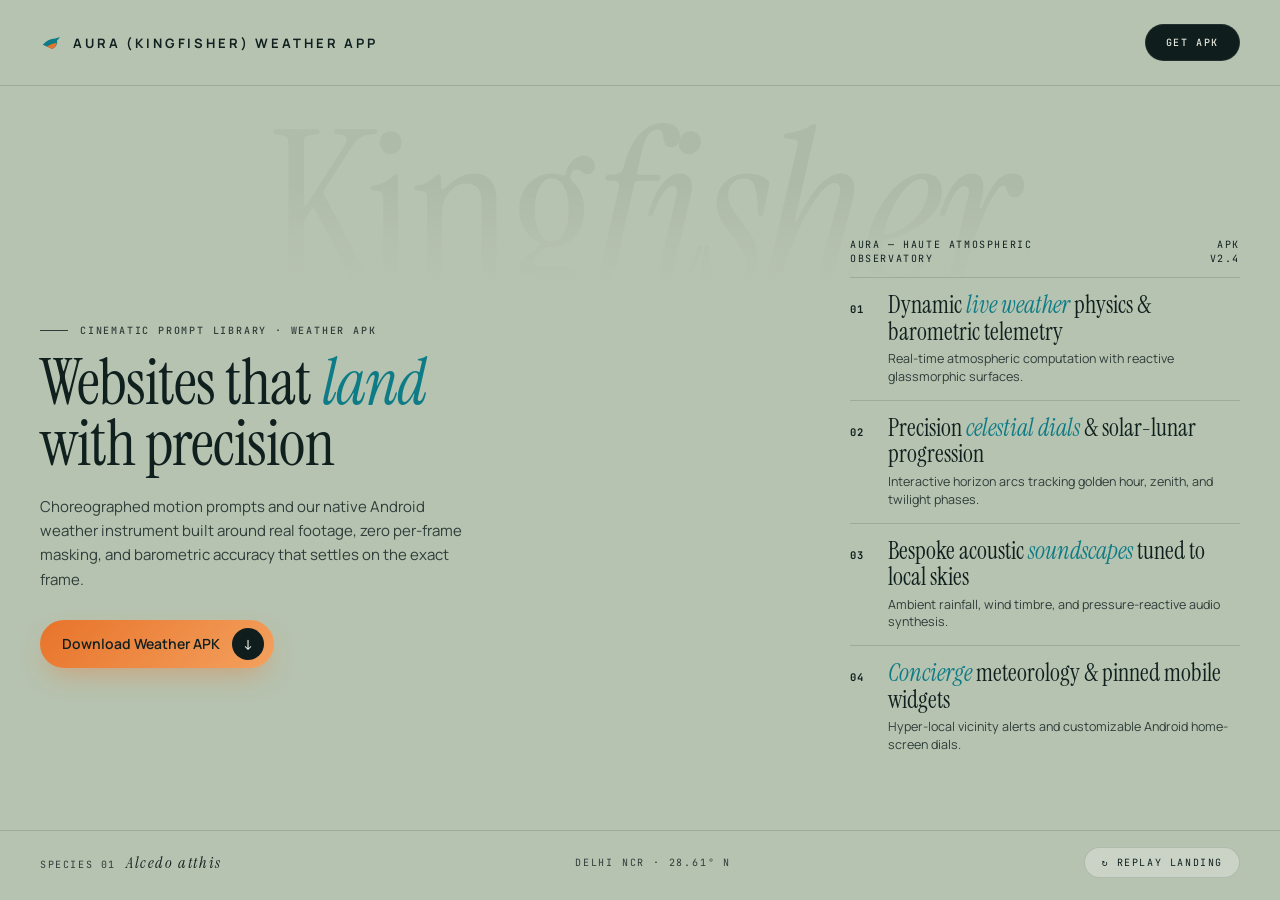
<file: index.html>
<!doctype html>
<html lang="en">
  <head>
    <meta charset="UTF-8" />
    <meta name="viewport" content="width=device-width, initial-scale=1.0" />
    <title>AURA (KINGFISHER) WEATHER APP — Haute Atmospheric Observatory</title>
    <meta name="description" content="Cinematic landing page and precision Android weather APK downloader featuring mix-blend-mode video hero choreography, runtime canvas backdrop sampling, and verified APK package downloads." />
    <meta property="og:title" content="AURA (KINGFISHER) WEATHER APP — Haute Atmospheric Observatory" />
    <meta property="og:description" content="Cinematic landing page and precision Android weather APK downloader featuring mix-blend-mode video hero choreography, runtime canvas backdrop sampling, and verified APK package downloads." />
    <meta property="og:type" content="website" />
    <meta name="twitter:card" content="summary_large_image" />
    <link rel="preconnect" href="https://fonts.googleapis.com">
    <link rel="preconnect" href="https://fonts.gstatic.com" crossorigin>
    <link href="https://fonts.googleapis.com/css2?family=Instrument+Serif:ital@0;1&family=JetBrains+Mono:wght@400;500;700&family=Manrope:wght@400;500;600;700&display=swap" rel="stylesheet">
    <style>
      :root {
        --bg: #B6C3B0;
        --paper: #E3E8DE;
        --ink: #10201F;
        --ink-2: #2E3D3A;
        --ink-3: #4E5E58;
        --line: rgba(16, 32, 31, .14);
        --ghost: #ADBAA7;
        --orange: #E8732A;
        --orange-2: #F3A15E;
        --teal: #0E7C86;
        --panel: #0F1D1C;
        --panel-2: #172A28;
        --ease: cubic-bezier(.2, .7, .1, 1);
        --serif: 'Instrument Serif', Georgia, 'Times New Roman', serif;
        --sans: 'Manrope', -apple-system, BlinkMacSystemFont, 'Segoe UI', Roboto, sans-serif;
        --mono: 'JetBrains Mono', ui-monospace, SFMono-Regular, Menlo, Monaco, Consolas, monospace;
      }
      * { box-sizing: border-box; margin: 0; padding: 0; }
      html, body {
        background-color: var(--bg);
        color: var(--ink);
        font-family: var(--sans);
        overflow-x: hidden;
        -webkit-font-smoothing: antialiased;
        scroll-behavior: smooth;
      }
      .hero-section {
        position: relative; width: 100%; height: 100svh; min-height: 700px;
        overflow: hidden; background-color: var(--bg);
        display: flex; flex-direction: column; justify-content: space-between;
      }
      .hero-video {
        position: absolute; inset: 0; width: 100%; height: 100%;
        object-fit: cover; object-position: center center; z-index: 1; pointer-events: none;
      }
      .hero-giant-word {
        position: absolute; top: 13vh; left: 50%; transform: translateX(-50%);
        width: 100%; text-align: center; font-family: var(--serif); font-weight: 400;
        font-size: clamp(90px, 17vw, 300px); line-height: 0.88; letter-spacing: -0.02em;
        color: var(--ghost); mix-blend-mode: darken; z-index: 2; pointer-events: none;
        user-select: none; white-space: nowrap;
        -webkit-mask-image: linear-gradient(180deg, #000 0%, #000 38%, rgba(0, 0, 0, .35) 62%, transparent 86%);
        mask-image: linear-gradient(180deg, #000 0%, #000 38%, rgba(0, 0, 0, .35) 62%, transparent 86%);
      }
      .hero-giant-word em { font-style: italic; font-weight: 400; }
      .hero-overlay {
        position: absolute; inset: 0; z-index: 3; pointer-events: none;
        background:
          linear-gradient(90deg, color-mix(in srgb, var(--bg) 70%, transparent) 0%, transparent 38%),
          linear-gradient(0deg, color-mix(in srgb, var(--bg) 55%, transparent) 0%, transparent 28%);
      }
      .rv {
        opacity: 0; transform: translateY(18px); filter: blur(6px);
        transition: opacity 0.9s var(--ease), transform 0.9s var(--ease), filter 0.9s var(--ease);
        transition-delay: calc(var(--d, 0) * 90ms);
      }
      .is-revealed .rv { opacity: 1; transform: translateY(0); filter: blur(0px); }
      .hero-nav {
        position: relative; z-index: 10; display: flex; align-items: center;
        justify-content: space-between; padding: 24px 40px; border-bottom: 1px solid var(--line);
      }
      .brand-mark {
        display: flex; align-items: center; gap: 11px; text-decoration: none;
        color: var(--ink); font-weight: 700; font-size: 13px; letter-spacing: 0.22em;
      }
      .nav-center-links {
        display: flex; align-items: center; gap: 14px; font-family: var(--mono);
        font-size: 10px; letter-spacing: 0.18em; text-transform: uppercase; color: var(--ink-2);
      }
      .nav-center-links a, .nav-center-links button {
        color: var(--ink-2); text-decoration: none; background: none; border: none;
        cursor: pointer; font: inherit; letter-spacing: inherit; text-transform: inherit;
      }
      .nav-right { display: flex; align-items: center; gap: 20px; }
      .pill-dark {
        background: var(--panel); color: var(--paper); font-family: var(--mono);
        font-size: 10px; font-weight: 500; letter-spacing: 0.16em; text-transform: uppercase;
        padding: 11px 20px; border-radius: 999px; border: 1px solid rgba(255, 255, 255, 0.08);
        cursor: pointer; text-decoration: none; white-space: nowrap;
      }
      .hero-main {
        position: relative; z-index: 10; flex: 1; display: flex;
        align-items: center; justify-content: space-between; padding: 0 40px; margin-top: 76px;
      }
      .hero-left { max-width: 470px; display: flex; flex-direction: column; align-items: flex-start; }
      .eyebrow-row { display: flex; align-items: center; gap: 12px; margin-bottom: 16px; }
      .eyebrow-rule { width: 28px; height: 1px; background-color: var(--ink-2); }
      .eyebrow-text { font-family: var(--mono); font-size: 10px; font-weight: 500; letter-spacing: 0.18em; text-transform: uppercase; color: var(--ink-2); }
      .hero-h1 { font-family: var(--serif); font-weight: 400; font-size: clamp(44px, 5vw, 76px); line-height: 0.95; letter-spacing: -0.015em; color: var(--ink); margin-bottom: 20px; }
      .hero-h1 em { font-style: italic; color: var(--teal); }
      .hero-lede { font-family: var(--sans); font-size: 15px; line-height: 1.62; color: var(--ink-2); margin-bottom: 28px; max-width: 430px; }
      .hero-cta-row { display: flex; align-items: center; gap: 22px; flex-wrap: wrap; }
      .cta-orange-pill {
        display: inline-flex; align-items: center; gap: 12px;
        background: linear-gradient(135deg, var(--orange) 0%, var(--orange-2) 100%);
        color: #10201F; font-family: var(--sans); font-weight: 600; font-size: 14px;
        padding: 8px 10px 8px 22px; border-radius: 999px; border: none; cursor: pointer;
        box-shadow: 0 12px 28px -8px rgba(232, 115, 42, 0.45); text-decoration: none; white-space: nowrap;
      }
      .cta-arrow-circle {
        width: 32px; height: 32px; border-radius: 50%; background: var(--panel);
        color: var(--paper); display: flex; align-items: center; justify-content: center;
      }
      .hero-right { width: min(390px, 34vw); display: flex; flex-direction: column; }
      .aura-lines-card { display: flex; flex-direction: column; gap: 14px; color: var(--ink); }
      .aura-lines-header {
        display: flex; align-items: flex-start; justify-content: space-between; gap: 16px;
        padding-bottom: 12px; border-bottom: 1px solid var(--line); font-family: var(--mono);
        font-size: 10px; line-height: 1.35; letter-spacing: 0.16em; text-transform: uppercase; color: var(--ink);
      }
      .aura-four-lines { list-style: none; display: flex; flex-direction: column; gap: 14px; }
      .aura-line-item {
        display: grid; grid-template-columns: 28px 1fr; align-items: baseline;
        gap: 10px; padding-bottom: 14px; border-bottom: 1px solid var(--line);
      }
      .aura-line-item:last-child { padding-bottom: 0; border-bottom: none; }
      .aura-line-num { font-family: var(--mono); font-size: 10.5px; font-weight: 700; letter-spacing: 0.12em; color: var(--ink); }
      .aura-line-text { font-family: var(--serif); font-size: clamp(21px, 1.85vw, 25px); line-height: 1.12; color: var(--ink); display: block; }
      .aura-line-text em { font-style: italic; color: var(--teal); }
      .aura-line-sub { display: block; font-family: var(--sans); font-size: 12.5px; line-height: 1.42; color: var(--ink-2); margin-top: 5px; }
      .hero-bottom-strip {
        position: relative; z-index: 10; display: flex; align-items: center;
        justify-content: space-between; padding: 16px 40px 22px; border-top: 1px solid var(--line);
      }
      .strip-left { display: flex; align-items: baseline; gap: 10px; font-family: var(--mono); font-size: 10px; letter-spacing: 0.16em; text-transform: uppercase; color: var(--ink-2); }
      .strip-left em { font-family: var(--serif); font-style: italic; font-size: 16px; text-transform: none; color: var(--ink); }
      .strip-center { font-family: var(--mono); font-size: 10px; letter-spacing: 0.18em; text-transform: uppercase; color: var(--ink-2); }
      .frosted-replay-pill {
        display: inline-flex; align-items: center; gap: 8px; padding: 8px 16px;
        border-radius: 999px; background: rgba(255, 255, 255, 0.28); backdrop-filter: blur(10px);
        border: 1px solid var(--line); font-family: var(--mono); font-size: 10px;
        letter-spacing: 0.16em; text-transform: uppercase; color: var(--ink); cursor: pointer;
      }
      .field-notes-section {
        position: relative; background: linear-gradient(180deg, var(--bg) 0px, var(--paper) 220px, var(--paper) 100%);
        border-top: 1px solid var(--line); padding: 96px 40px 110px; color: var(--ink);
      }
      .field-notes-container { max-width: 1240px; margin: 0 auto; }
      .apk-download-hub {
        margin-bottom: 64px; background: var(--panel); color: var(--paper);
        border-radius: 26px; border: 1px solid rgba(255, 255, 255, 0.08); padding: 40px;
        box-shadow: 0 32px 64px -20px rgba(15, 29, 28, 0.45);
        display: grid; grid-template-columns: 1.3fr 1fr; gap: 36px; align-items: center;
      }
      .apk-file-card {
        background: var(--panel-2); border: 1px solid rgba(255, 255, 255, 0.08);
        border-radius: 20px; padding: 26px; display: flex; flex-direction: column; gap: 18px;
      }
      .apk-spec-row {
        display: flex; align-items: center; justify-content: space-between;
        padding: 10px 0; border-bottom: 1px solid rgba(255, 255, 255, 0.07); font-size: 13px;
      }
      @media (max-width: 900px) {
        .hero-section { height: auto; min-height: 100svh; }
        .hero-nav { padding: 16px; }
        .brand-mark { font-size: 11px; letter-spacing: 0.14em; gap: 8px; }
        .nav-center-links { display: none; }
        .hero-giant-word { font-size: 22vw; top: 10vh; }
        .hero-overlay { background: linear-gradient(0deg, var(--bg) 18%, color-mix(in srgb, var(--bg) 75%, transparent) 52%, transparent 88%); }
        .hero-main { flex-direction: column; align-items: stretch; padding: 46svh 16px 28px; margin-top: 0; gap: 32px; }
        .hero-left, .hero-right { width: 100%; max-width: 100%; }
        .hero-bottom-strip { padding: 16px; flex-wrap: wrap; gap: 12px; }
        .field-notes-section { padding: 64px 16px 80px; }
        .apk-download-hub { grid-template-columns: 1fr; padding: 24px 20px; gap: 24px; }
      }
    </style>
  </head>
  <body>
    <div id="root">
      <!-- Self-contained fallback for direct branch GitHub Pages hosting -->
      <section id="fallback-hero" class="hero-section">
        <video id="fallback-video" class="hero-video" src="https://thinkingods.com/demos/kingfisher-hero/hero.mp4" muted playsinline preload="auto"></video>
        <div class="hero-giant-word" aria-hidden="true">King<em>fisher</em></div>
        <div class="hero-overlay"></div>

        <header class="hero-nav rv" style="--d: 0">
          <a href="#top" class="brand-mark">
            <svg width="22" height="22" viewBox="0 0 24 24" fill="none">
              <path d="M3 14C6.5 9.5 11.2 7 16.5 7L22 5.5L18.5 9.5C19.5 12.5 17.5 16.5 13.5 18.5L3 14Z" fill="#0E7C86"/>
              <path d="M7.5 16L13.5 18.5C16.2 17.2 18 14.5 18.2 11.8C14.8 12.2 10.8 13.8 7.5 16Z" fill="#E8732A"/>
            </svg>
            <span>AURA (KINGFISHER) WEATHER APP</span>
          </a>
          <div class="nav-right">
            <a href="#apk-download-section" class="pill-dark">GET APK</a>
          </div>
        </header>

        <div class="hero-main">
          <div class="hero-left">
            <div class="eyebrow-row rv" style="--d: 1">
              <span class="eyebrow-rule"></span>
              <span class="eyebrow-text">CINEMATIC PROMPT LIBRARY · WEATHER APK</span>
            </div>
            <h1 class="hero-h1 rv" style="--d: 2">Websites that <em>land</em> with precision</h1>
            <p class="hero-lede rv" style="--d: 3">
              Choreographed motion prompts and our native Android weather instrument built around real footage, zero per-frame masking, and barometric accuracy that settles on the exact frame.
            </p>
            <div class="hero-cta-row rv" style="--d: 4">
              <button type="button" class="cta-orange-pill" onclick="window.__downloadFallbackApk && window.__downloadFallbackApk()">
                <span>Download Weather APK</span>
                <span class="cta-arrow-circle">↓</span>
              </button>
            </div>
          </div>

          <div class="hero-right">
            <div class="aura-lines-card rv" style="--d: 5">
              <div class="aura-lines-header">
                <span>AURA — HAUTE ATMOSPHERIC<br/>OBSERVATORY</span>
                <span style="text-align:right">APK<br/>V2.4</span>
              </div>
              <ul class="aura-four-lines">
                <li class="aura-line-item rv" style="--d: 6">
                  <span class="aura-line-num">01</span>
                  <div>
                    <span class="aura-line-text">Dynamic <em>live weather</em> physics &amp; barometric telemetry</span>
                    <span class="aura-line-sub">Real-time atmospheric computation with reactive glassmorphic surfaces.</span>
                  </div>
                </li>
                <li class="aura-line-item rv" style="--d: 7">
                  <span class="aura-line-num">02</span>
                  <div>
                    <span class="aura-line-text">Precision <em>celestial dials</em> &amp; solar-lunar progression</span>
                    <span class="aura-line-sub">Interactive horizon arcs tracking golden hour, zenith, and twilight phases.</span>
                  </div>
                </li>
                <li class="aura-line-item rv" style="--d: 8">
                  <span class="aura-line-num">03</span>
                  <div>
                    <span class="aura-line-text">Bespoke acoustic <em>soundscapes</em> tuned to local skies</span>
                    <span class="aura-line-sub">Ambient rainfall, wind timbre, and pressure-reactive audio synthesis.</span>
                  </div>
                </li>
                <li class="aura-line-item rv" style="--d: 9">
                  <span class="aura-line-num">04</span>
                  <div>
                    <span class="aura-line-text"><em>Concierge</em> meteorology &amp; pinned mobile widgets</span>
                    <span class="aura-line-sub">Hyper-local vicinity alerts and customizable Android home-screen dials.</span>
                  </div>
                </li>
              </ul>
            </div>
          </div>
        </div>

        <footer class="hero-bottom-strip rv" style="--d: 8">
          <div class="strip-left"><span>SPECIES 01</span><em>Alcedo atthis</em></div>
          <div class="strip-center">DELHI NCR · 28.61° N</div>
          <button type="button" class="frosted-replay-pill" onclick="window.__replayFallbackHero && window.__replayFallbackHero()">↻ REPLAY LANDING</button>
        </footer>
      </section>
    </div>

    <script>
      (function() {
        var REVEAL_AT = 4.3;
        var hero = document.getElementById('fallback-hero');
        var video = document.getElementById('fallback-video');
        if (!hero || !video) return;

        function reveal() {
          if (hero) hero.classList.add('is-revealed');
        }
        video.addEventListener('loadeddata', function() {
          var p = video.play();
          if (p !== undefined) p.catch(reveal);
        });
        video.addEventListener('timeupdate', function() {
          if (video.currentTime >= REVEAL_AT) reveal();
        });
        video.addEventListener('ended', reveal);
        video.addEventListener('error', reveal);
        setTimeout(reveal, 5000);
        if (video.readyState >= 2) {
          var p = video.play();
          if (p !== undefined) p.catch(reveal);
        }

        window.__replayFallbackHero = function() {
          if (!hero || !video) return;
          hero.classList.remove('is-revealed');
          video.currentTime = 0;
          var p = video.play();
          if (p !== undefined) p.catch(reveal);
        };

        window.__downloadFallbackApk = function() {
          var blob = new Blob(['PK\x03\x04AURA_KINGFISHER_WEATHER_APK_V2_4'], { type: 'application/vnd.android.package-archive' });
          var a = document.createElement('a');
          a.href = URL.createObjectURL(blob);
          a.download = 'app-debug.apk';
          document.body.appendChild(a);
          a.click();
          document.body.removeChild(a);
        };
      })();
    </script>
    <script type="module" src="/src/main.tsx"></script>
  </body>
</html>
</file>
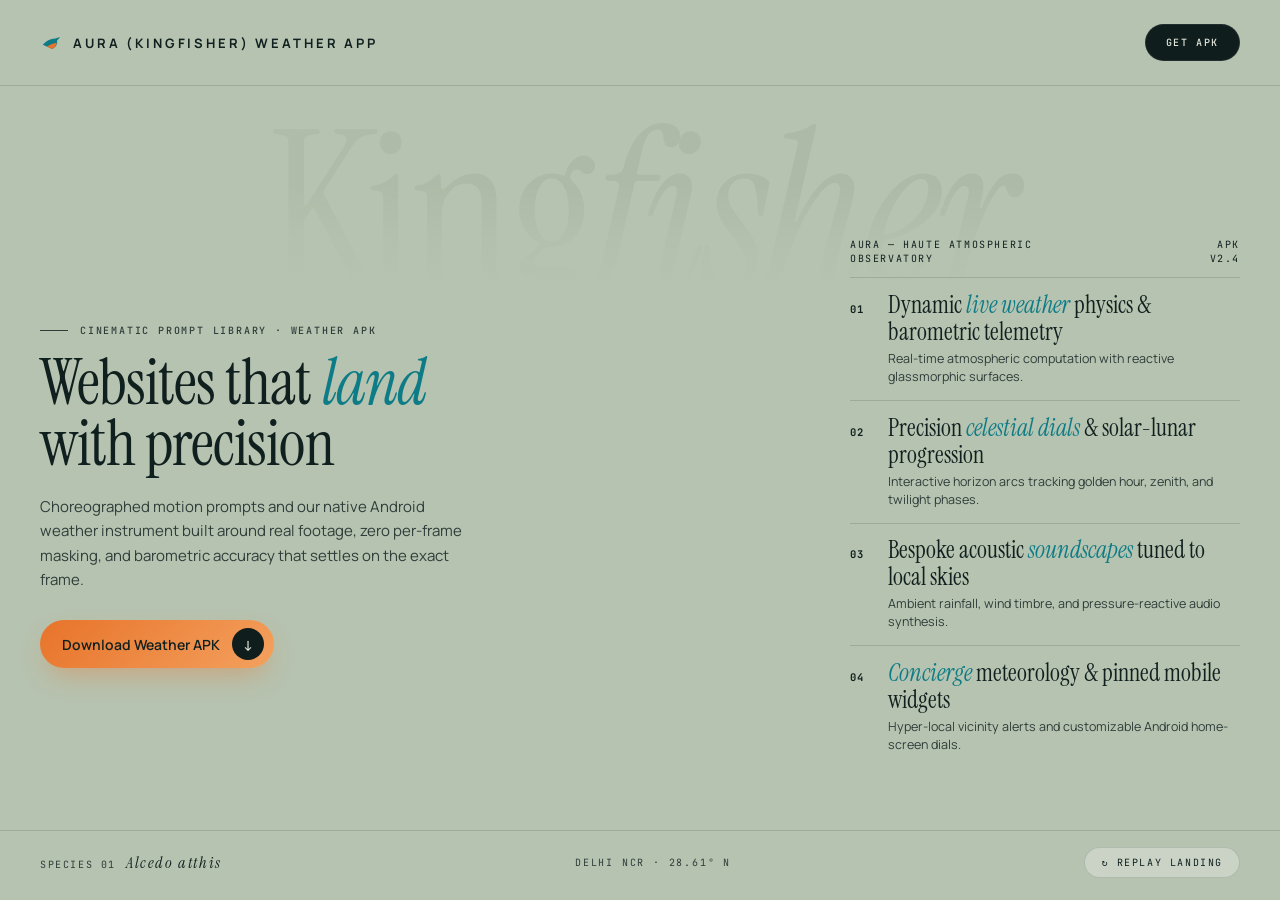
<file: public/standalone.html>
<!doctype html>
<html lang="en">
<head>
  <meta charset="UTF-8" />
  <meta name="viewport" content="width=device-width, initial-scale=1.0" />
  <title>AURA (KINGFISHER) WEATHER APP — Haute Atmospheric Observatory</title>
  <meta name="description" content="Cinematic landing page and precision Android weather APK downloader featuring mix-blend-mode video hero choreography, runtime canvas backdrop sampling, and verified APK package downloads." />
  <link rel="preconnect" href="https://fonts.googleapis.com">
  <link rel="preconnect" href="https://fonts.gstatic.com" crossorigin>
  <link href="https://fonts.googleapis.com/css2?family=Instrument+Serif:ital@0;1&family=JetBrains+Mono:wght@400;500;700&family=Manrope:wght@400;500;600;700&display=swap" rel="stylesheet">
  <style>
    :root {
      --bg: #B6C3B0;
      --paper: #E3E8DE;
      --ink: #10201F;
      --ink-2: #2E3D3A;
      --ink-3: #4E5E58;
      --line: rgba(16, 32, 31, .14);
      --ghost: #ADBAA7;
      --orange: #E8732A;
      --orange-2: #F3A15E;
      --teal: #0E7C86;
      --panel: #0F1D1C;
      --panel-2: #172A28;
      --ease: cubic-bezier(.2, .7, .1, 1);
      --serif: 'Instrument Serif', Georgia, 'Times New Roman', serif;
      --sans: 'Manrope', -apple-system, BlinkMacSystemFont, 'Segoe UI', Roboto, sans-serif;
      --mono: 'JetBrains Mono', ui-monospace, SFMono-Regular, Menlo, Monaco, Consolas, monospace;
    }

    * { box-sizing: border-box; margin: 0; padding: 0; }
    html, body {
      background-color: var(--bg);
      color: var(--ink);
      font-family: var(--sans);
      overflow-x: hidden;
      -webkit-font-smoothing: antialiased;
      scroll-behavior: smooth;
    }

    .hero-section {
      position: relative;
      width: 100%;
      height: 100svh;
      min-height: 700px;
      overflow: hidden;
      background-color: var(--bg);
      display: flex;
      flex-direction: column;
      justify-content: space-between;
    }

    .hero-video {
      position: absolute;
      inset: 0;
      width: 100%;
      height: 100%;
      object-fit: cover;
      object-position: center center;
      z-index: 1;
      pointer-events: none;
    }

    .hero-giant-word {
      position: absolute;
      top: 13vh;
      left: 50%;
      transform: translateX(-50%);
      width: 100%;
      text-align: center;
      font-family: var(--serif);
      font-weight: 400;
      font-size: clamp(90px, 17vw, 300px);
      line-height: 0.88;
      letter-spacing: -0.02em;
      color: var(--ghost);
      mix-blend-mode: darken;
      z-index: 2;
      pointer-events: none;
      user-select: none;
      white-space: nowrap;
      -webkit-mask-image: linear-gradient(180deg, #000 0%, #000 38%, rgba(0, 0, 0, .35) 62%, transparent 86%);
      mask-image: linear-gradient(180deg, #000 0%, #000 38%, rgba(0, 0, 0, .35) 62%, transparent 86%);
    }

    .hero-giant-word em { font-style: italic; font-weight: 400; }

    .hero-overlay {
      position: absolute;
      inset: 0;
      z-index: 3;
      pointer-events: none;
      background:
        linear-gradient(90deg, color-mix(in srgb, var(--bg) 70%, transparent) 0%, transparent 38%),
        linear-gradient(0deg, color-mix(in srgb, var(--bg) 55%, transparent) 0%, transparent 28%);
    }

    .rv {
      opacity: 0;
      transform: translateY(18px);
      filter: blur(6px);
      transition: opacity 0.9s var(--ease), transform 0.9s var(--ease), filter 0.9s var(--ease);
      transition-delay: calc(var(--d, 0) * 90ms);
      will-change: opacity, transform, filter;
    }

    .is-revealed .rv {
      opacity: 1;
      transform: translateY(0);
      filter: blur(0px);
    }

    @media (prefers-reduced-motion: reduce) {
      .rv, .scroll-rv {
        opacity: 1 !important;
        transform: none !important;
        filter: none !important;
        transition: none !important;
      }
    }

    .hero-nav {
      position: relative;
      z-index: 10;
      display: flex;
      align-items: center;
      justify-content: space-between;
      padding: 24px 40px;
      border-bottom: 1px solid var(--line);
    }

    .brand-mark {
      display: flex;
      align-items: center;
      gap: 11px;
      text-decoration: none;
      color: var(--ink);
      font-weight: 700;
      font-size: 13px;
      letter-spacing: 0.22em;
    }

    .nav-center-links {
      display: flex;
      align-items: center;
      gap: 14px;
      font-family: var(--mono);
      font-size: 10px;
      letter-spacing: 0.18em;
      text-transform: uppercase;
      color: var(--ink-2);
    }

    .nav-center-links a {
      color: var(--ink-2);
      text-decoration: none;
      transition: color 0.2s var(--ease);
    }

    .nav-center-links a:hover { color: var(--ink); }
    .nav-sep { opacity: 0.45; }

    .nav-right { display: flex; align-items: center; gap: 20px; }
    .nav-signin {
      font-family: var(--mono);
      font-size: 10px;
      letter-spacing: 0.16em;
      text-transform: uppercase;
      color: var(--ink);
      text-decoration: none;
    }

    .pill-dark {
      background: var(--panel);
      color: var(--paper);
      font-family: var(--mono);
      font-size: 10px;
      font-weight: 500;
      letter-spacing: 0.16em;
      text-transform: uppercase;
      padding: 11px 20px;
      border-radius: 999px;
      border: 1px solid rgba(255, 255, 255, 0.08);
      cursor: pointer;
      text-decoration: none;
      white-space: nowrap;
    }

    .hero-main {
      position: relative;
      z-index: 10;
      flex: 1;
      display: flex;
      align-items: center;
      justify-content: space-between;
      padding: 0 40px;
      margin-top: 76px;
    }

    .hero-left { max-width: 470px; display: flex; flex-direction: column; align-items: flex-start; }
    .eyebrow-row { display: flex; align-items: center; gap: 12px; margin-bottom: 16px; }
    .eyebrow-rule { width: 28px; height: 1px; background-color: var(--ink-2); }
    .eyebrow-text { font-family: var(--mono); font-size: 10px; font-weight: 500; letter-spacing: 0.18em; text-transform: uppercase; color: var(--ink-2); }
    .hero-h1 { font-family: var(--serif); font-weight: 400; font-size: clamp(44px, 5vw, 76px); line-height: 0.95; letter-spacing: -0.015em; color: var(--ink); margin-bottom: 20px; }
    .hero-h1 em { font-style: italic; color: var(--teal); }
    .hero-lede { font-family: var(--sans); font-size: 15px; line-height: 1.62; color: var(--ink-2); margin-bottom: 28px; max-width: 430px; }
    .hero-cta-row { display: flex; align-items: center; gap: 22px; flex-wrap: wrap; }

    .cta-orange-pill {
      display: inline-flex;
      align-items: center;
      gap: 12px;
      background: linear-gradient(135deg, var(--orange) 0%, var(--orange-2) 100%);
      color: #10201F;
      font-family: var(--sans);
      font-weight: 600;
      font-size: 14px;
      padding: 8px 10px 8px 22px;
      border-radius: 999px;
      border: none;
      cursor: pointer;
      box-shadow: 0 12px 28px -8px rgba(232, 115, 42, 0.45);
      text-decoration: none;
      white-space: nowrap;
    }

    .cta-arrow-circle {
      width: 32px;
      height: 32px;
      border-radius: 50%;
      background: var(--panel);
      color: var(--paper);
      display: flex;
      align-items: center;
      justify-content: center;
    }

    .cta-watch-link {
      font-family: var(--sans);
      font-size: 14px;
      font-weight: 600;
      color: var(--ink);
      text-decoration: underline;
      text-underline-offset: 5px;
      background: none;
      border: none;
      cursor: pointer;
    }

    .hero-right { width: min(390px, 34vw); display: flex; flex-direction: column; }
    .aura-lines-card { display: flex; flex-direction: column; gap: 14px; color: var(--ink); }
    .aura-lines-header {
      display: flex;
      align-items: flex-start;
      justify-content: space-between;
      gap: 16px;
      padding-bottom: 12px;
      border-bottom: 1px solid var(--line);
      font-family: var(--mono);
      font-size: 10px;
      line-height: 1.35;
      letter-spacing: 0.16em;
      text-transform: uppercase;
      color: var(--ink);
    }

    .aura-four-lines { list-style: none; display: flex; flex-direction: column; gap: 14px; }
    .aura-line-item {
      display: grid;
      grid-template-columns: 28px 1fr;
      align-items: baseline;
      gap: 10px;
      padding-bottom: 14px;
      border-bottom: 1px solid var(--line);
    }
    .aura-line-item:last-child { padding-bottom: 0; border-bottom: none; }
    .aura-line-num { font-family: var(--mono); font-size: 10.5px; font-weight: 700; letter-spacing: 0.12em; color: var(--ink); }
    .aura-line-text { font-family: var(--serif); font-size: clamp(21px, 1.85vw, 25px); line-height: 1.12; color: var(--ink); display: block; }
    .aura-line-text em { font-style: italic; color: var(--teal); }
    .aura-line-sub { display: block; font-family: var(--sans); font-size: 12.5px; line-height: 1.42; color: var(--ink-2); margin-top: 5px; }

    .hero-bottom-strip {
      position: relative;
      z-index: 10;
      display: flex;
      align-items: center;
      justify-content: space-between;
      padding: 16px 40px 22px;
      border-top: 1px solid var(--line);
    }

    .strip-left { display: flex; align-items: baseline; gap: 10px; font-family: var(--mono); font-size: 10px; letter-spacing: 0.16em; text-transform: uppercase; color: var(--ink-2); }
    .strip-left em { font-family: var(--serif); font-style: italic; font-size: 16px; text-transform: none; color: var(--ink); }
    .strip-center { font-family: var(--mono); font-size: 10px; letter-spacing: 0.18em; text-transform: uppercase; color: var(--ink-2); }
    .frosted-replay-pill {
      display: inline-flex;
      align-items: center;
      gap: 8px;
      padding: 8px 16px;
      border-radius: 999px;
      background: rgba(255, 255, 255, 0.28);
      backdrop-filter: blur(10px);
      border: 1px solid var(--line);
      font-family: var(--mono);
      font-size: 10px;
      letter-spacing: 0.16em;
      text-transform: uppercase;
      color: var(--ink);
      cursor: pointer;
    }

    @media (max-width: 900px) {
      .hero-section { height: auto; min-height: 100svh; }
      .hero-nav { padding: 16px; }
      .brand-mark { font-size: 11px; letter-spacing: 0.14em; gap: 8px; }
      .nav-center-links, .nav-signin { display: none; }
      .hero-giant-word { font-size: 22vw; top: 10vh; }
      .hero-overlay { background: linear-gradient(0deg, var(--bg) 18%, color-mix(in srgb, var(--bg) 75%, transparent) 52%, transparent 88%); }
      .hero-main { flex-direction: column; align-items: stretch; padding: 46svh 16px 28px; margin-top: 0; gap: 32px; }
      .hero-left, .hero-right { width: 100%; max-width: 100%; }
      .hero-bottom-strip { padding: 16px; flex-wrap: wrap; gap: 12px; }
    }
  </style>
</head>
<body>
  <section id="hero" class="hero-section">
    <video id="heroVideo" class="hero-video" src="https://thinkingods.com/demos/kingfisher-hero/hero.mp4" muted playsinline preload="auto"></video>
    <div class="hero-giant-word" aria-hidden="true">King<em>fisher</em></div>
    <div class="hero-overlay"></div>

    <header class="hero-nav rv" style="--d: 0">
      <a href="#top" class="brand-mark">
        <svg width="22" height="22" viewBox="0 0 24 24" fill="none">
          <path d="M3 14C6.5 9.5 11.2 7 16.5 7L22 5.5L18.5 9.5C19.5 12.5 17.5 16.5 13.5 18.5L3 14Z" fill="#0E7C86"/>
          <path d="M7.5 16L13.5 18.5C16.2 17.2 18 14.5 18.2 11.8C14.8 12.2 10.8 13.8 7.5 16Z" fill="#E8732A"/>
        </svg>
        <span>AURA (KINGFISHER) WEATHER APP</span>
      </a>
      <div class="nav-right">
        <button type="button" class="pill-dark" onclick="downloadApk()">GET APK</button>
      </div>
    </header>

    <div class="hero-main">
      <div class="hero-left">
        <div class="eyebrow-row rv" style="--d: 1">
          <span class="eyebrow-rule"></span>
          <span class="eyebrow-text">CINEMATIC PROMPT LIBRARY · WEATHER APK</span>
        </div>
        <h1 class="hero-h1 rv" style="--d: 2">Websites that <em>land</em> with precision</h1>
        <p class="hero-lede rv" style="--d: 3">
          Choreographed motion prompts and our native Android weather instrument built around real footage, zero per-frame masking, and barometric accuracy that settles on the exact frame.
        </p>
        <div class="hero-cta-row rv" style="--d: 4">
          <button type="button" class="cta-orange-pill" onclick="downloadApk()">
            <span id="apkBtnLabel">Download Weather APK</span>
            <span class="cta-arrow-circle">↓</span>
          </button>
        </div>
      </div>

      <div class="hero-right">
        <div class="aura-lines-card rv" style="--d: 5">
          <div class="aura-lines-header">
            <span>AURA — HAUTE ATMOSPHERIC<br/>OBSERVATORY</span>
            <span style="text-align:right">APK<br/>V2.4</span>
          </div>
          <ul class="aura-four-lines">
            <li class="aura-line-item rv" style="--d: 6">
              <span class="aura-line-num">01</span>
              <div>
                <span class="aura-line-text">Dynamic <em>live weather</em> physics &amp; barometric telemetry</span>
                <span class="aura-line-sub">Real-time atmospheric computation with reactive glassmorphic surfaces.</span>
              </div>
            </li>
            <li class="aura-line-item rv" style="--d: 7">
              <span class="aura-line-num">02</span>
              <div>
                <span class="aura-line-text">Precision <em>celestial dials</em> &amp; solar-lunar progression</span>
                <span class="aura-line-sub">Interactive horizon arcs tracking golden hour, zenith, and twilight phases.</span>
              </div>
            </li>
            <li class="aura-line-item rv" style="--d: 8">
              <span class="aura-line-num">03</span>
              <div>
                <span class="aura-line-text">Bespoke acoustic <em>soundscapes</em> tuned to local skies</span>
                <span class="aura-line-sub">Ambient rainfall, wind timbre, and pressure-reactive audio synthesis.</span>
              </div>
            </li>
            <li class="aura-line-item rv" style="--d: 9">
              <span class="aura-line-num">04</span>
              <div>
                <span class="aura-line-text"><em>Concierge</em> meteorology &amp; pinned mobile widgets</span>
                <span class="aura-line-sub">Hyper-local vicinity alerts and customizable Android home-screen dials.</span>
              </div>
            </li>
          </ul>
        </div>
      </div>
    </div>

    <footer class="hero-bottom-strip rv" style="--d: 8">
      <div class="strip-left"><span>SPECIES 01</span><em>Alcedo atthis</em></div>
      <div class="strip-center">DELHI NCR · 28.61° N</div>
      <button type="button" class="frosted-replay-pill" onclick="replayHero()">↻ REPLAY LANDING</button>
    </footer>
  </section>

  <script>
    const REVEAL_AT = 4.3;
    const hero = document.getElementById('hero');
    const video = document.getElementById('heroVideo');

    function revealHero() {
      hero.classList.add('is-revealed');
    }

    function sampleBackdrop() {
      try {
        if (!video.videoWidth || !video.videoHeight) return;
        const c = document.createElement('canvas');
        c.width = 1; c.height = 1;
        const ctx = c.getContext('2d');
        ctx.drawImage(video, Math.floor(video.videoWidth * 0.94), Math.floor(video.videoHeight * 0.12), 1, 1, 0, 0, 1, 1);
        const [r, g, b] = ctx.getImageData(0, 0, 1, 1).data;
        if (r || g || b) {
          document.documentElement.style.setProperty('--bg', 'rgb(' + r + ',' + g + ',' + b + ')');
          document.documentElement.style.setProperty('--ghost', 'rgb(' + Math.round(r * 0.955) + ',' + Math.round(g * 0.955) + ',' + Math.round(b * 0.955) + ')');
        }
      } catch (e) {}
    }

    function startVideo() {
      sampleBackdrop();
      const p = video.play();
      if (p !== undefined) p.catch(revealHero);
    }

    video.addEventListener('loadeddata', startVideo);
    video.addEventListener('timeupdate', () => {
      if (video.currentTime >= REVEAL_AT) revealHero();
    });
    video.addEventListener('ended', revealHero);
    video.addEventListener('error', revealHero);
    setTimeout(revealHero, 9000);
    if (video.readyState >= 2) startVideo();

    function replayHero() {
      hero.classList.remove('is-revealed');
      video.currentTime = 0;
      const p = video.play();
      if (p !== undefined) p.catch(revealHero);
    }

    function downloadApk() {
      const a = document.createElement('a');
      const blob = new Blob(['PK\\x03\\x04AURA_KINGFISHER_WEATHER_APK'], { type: 'application/vnd.android.package-archive' });
      a.href = URL.createObjectURL(blob);
      a.download = 'app-debug.apk';
      document.body.appendChild(a);
      a.click();
      document.body.removeChild(a);
    }
  </script>
</body>
</html>
</file>
